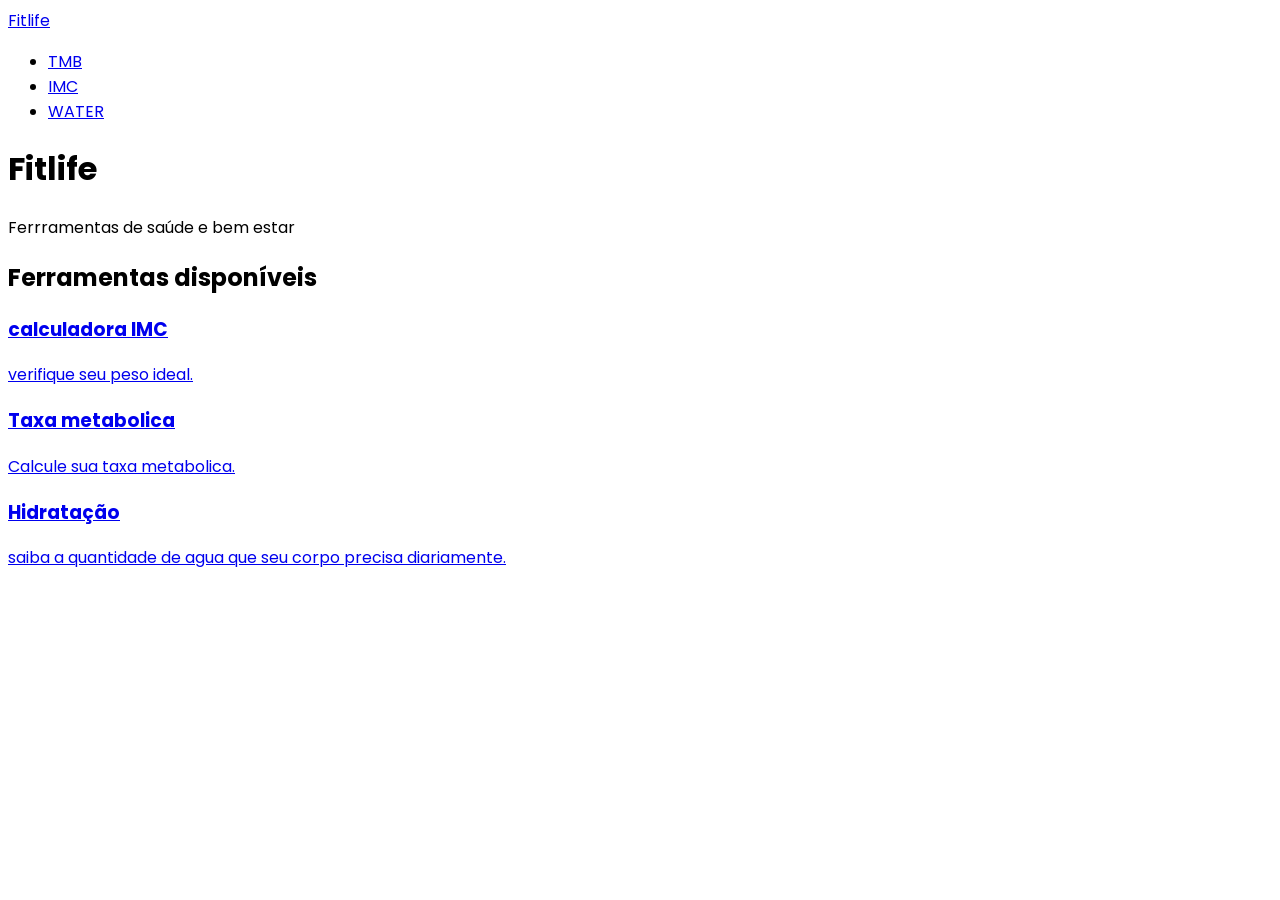
<file: index.html>
<!DOCTYPE html>
<html lang="pt-br">
<head>
    <meta charset="UTF-8">
    <meta name="viewport" 
    content="width=device-width, initial-scale=1.0">
    <link rel="preconnect" href="https://fonts.googleapis.com">
    <link rel="preconnect" href="https://fonts.gstatic.com" crossorigin>
    <link href="https://fonts.googleapis.com/css2?family=Poppins:ital,wght@0,100;0,200;0,300;0,400;0,500;0,600;0,700;0,800;0,900;1,100;1,200;1,300;1,400;1,500;1,600;1,700;1,800;1,900&display=swap" rel="stylesheet">

    <title>Fitlife</title>
</head>
<body style="font-family: poppins">  
    <nav>

        <a href="index.html">Fitlife</a>

        <ul>
            <li><a href="pages/tmb.html">TMB</a></li>
            <li><a href="pages/imc.html">IMC</a></li>
            <li><a href="pages/water.html">WATER</a></li>
            
        </ul>

    </nav>

    <header>
    
    <h1>Fitlife</h1>
    <p>Ferrramentas de saúde e bem estar</p>

    </header>


    <main>

        

        <section>
            <h2>Ferramentas disponíveis</h2>

            <a href="pages/imc.html">
                <h3>calculadora IMC</h3>
                <p>verifique seu peso ideal.</p>
            </a>

            <a href="pages/tmb.html"> 

                <h3>Taxa metabolica</h3>
                <p>Calcule sua taxa metabolica.</p>
            </a>

            <a href="pages/water.html">

                <h3>Hidratação</h3>
                <p>saiba a quantidade de agua que seu corpo precisa diariamente.</p>
            </a>

        </section>

    </main>
    
</body>

</html>
</file>
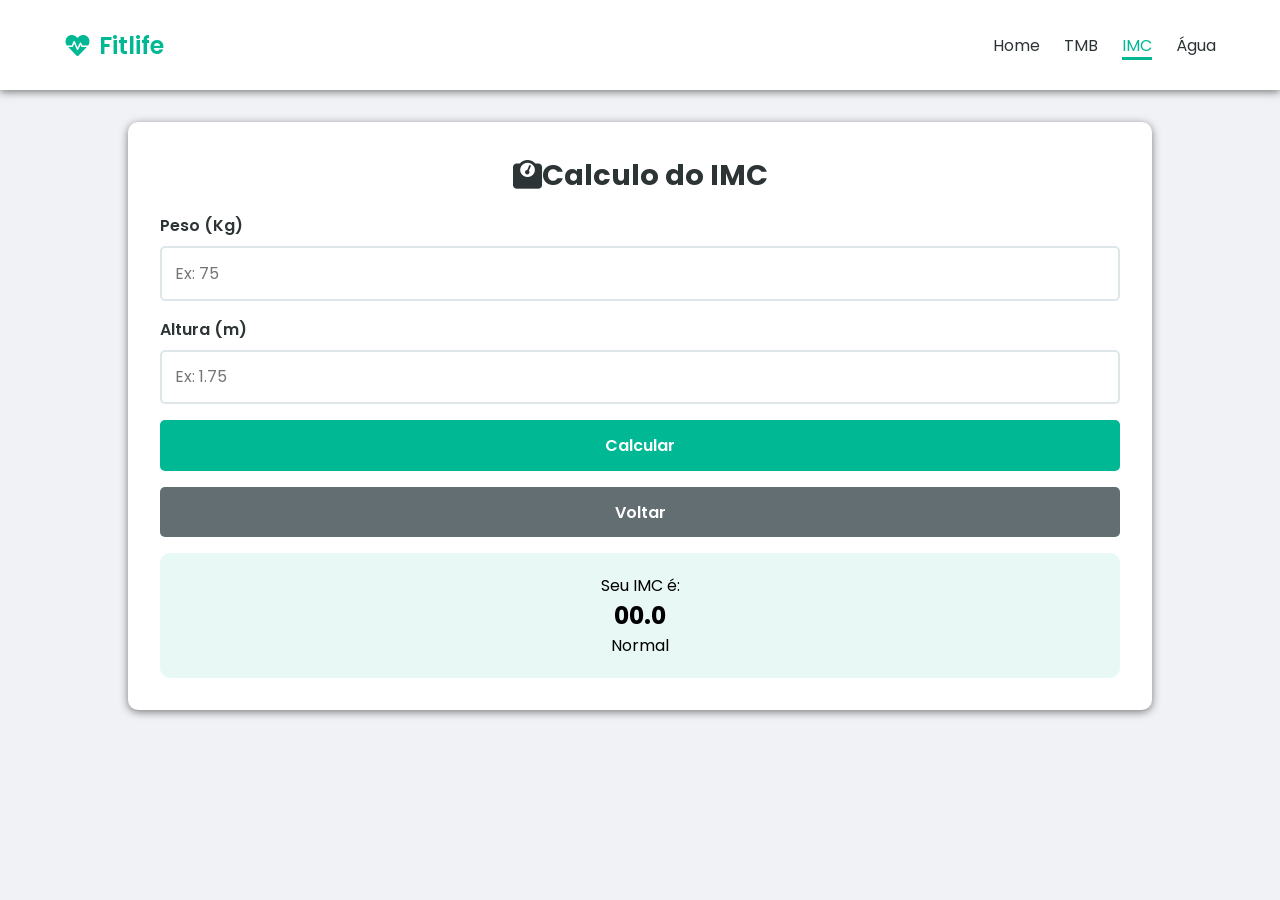
<file: pages/imc.html>
<!DOCTYPE html>
<html lang="pt-br">

<head>
    <meta charset="UTF-8">
    <meta name="viewport" content="width=device-width, initial-scale=1.0">
    <title>Fitlife | IMC</title>
    <link rel="preconnect" href="https://fonts.googleapis.com">
    <link rel="preconnect" href="https://fonts.gstatic.com" crossorigin>
    <link
        href="https://fonts.googleapis.com/css2?family=Poppins:ital,wght@0,100;0,200;0,300;0,400;0,500;0,600;0,700;0,800;0,900;1,100;1,200;1,300;1,400;1,500;1,600;1,700;1,800;1,900&display=swap"
        rel="stylesheet">
    <link rel="stylesheet" href="../css/style.css">
    <link rel="stylesheet" href="https://cdnjs.cloudflare.com/ajax/libs/font-awesome/6.0.0/css/all.min.css" />
</head>
<title>FitLife | IMC</title>
<body>

    <nav>
        <a class="logo" href="../index.html"><i class="fas fa-heartbeat"></i>Fitlife</a>

        <ul class="nav-links">
            <li><a class="nav-link" href="../index.html">Home</a></li>
            <li><a class="nav-link" href="tmb.html">TMB</a></li>
            <li><a class="nav-link" id="nav-active" href="imc.html">IMC</a></li>
            <li><a class="nav-link" href="water.html">Água</a></li>
        </ul>
    </nav>

    <main>
        <section class="tool-container">
            <div class="tool-container-title">
            <h2><i class="fas fa-weight"></i>Calculo do IMC</h2>
            </div>
            <form>
                <div class="form-group">
                    <label for="weight">Peso (Kg)</label>
                    <input type="text" id="weight" placeholder = "Ex: 75" required>
                </div>

                <div class="form-group">
                    <label for="height">Altura (m)</label>
                    <input type="number" id="height" placeholder = "Ex: 1.75" required step="any">
                </div>

                 <button
            type="submit"
            class="action-btn"
            onclick="calculateIMC(event)"
          >
            Calcular
          </button>
          <a href="../index.html" class="action-btn btn-back">Voltar</a>
        </form>

        <div id="result" class="result-box">
          <p>Seu IMC é:</p>
          <h1 id="imc-value">00.0</h1>
          <p id="imc-desc">Normal</p>
        </div>
      </section>
    </main>

    <script src="../js/imc.js"></script>
</body>

</html>
</file>
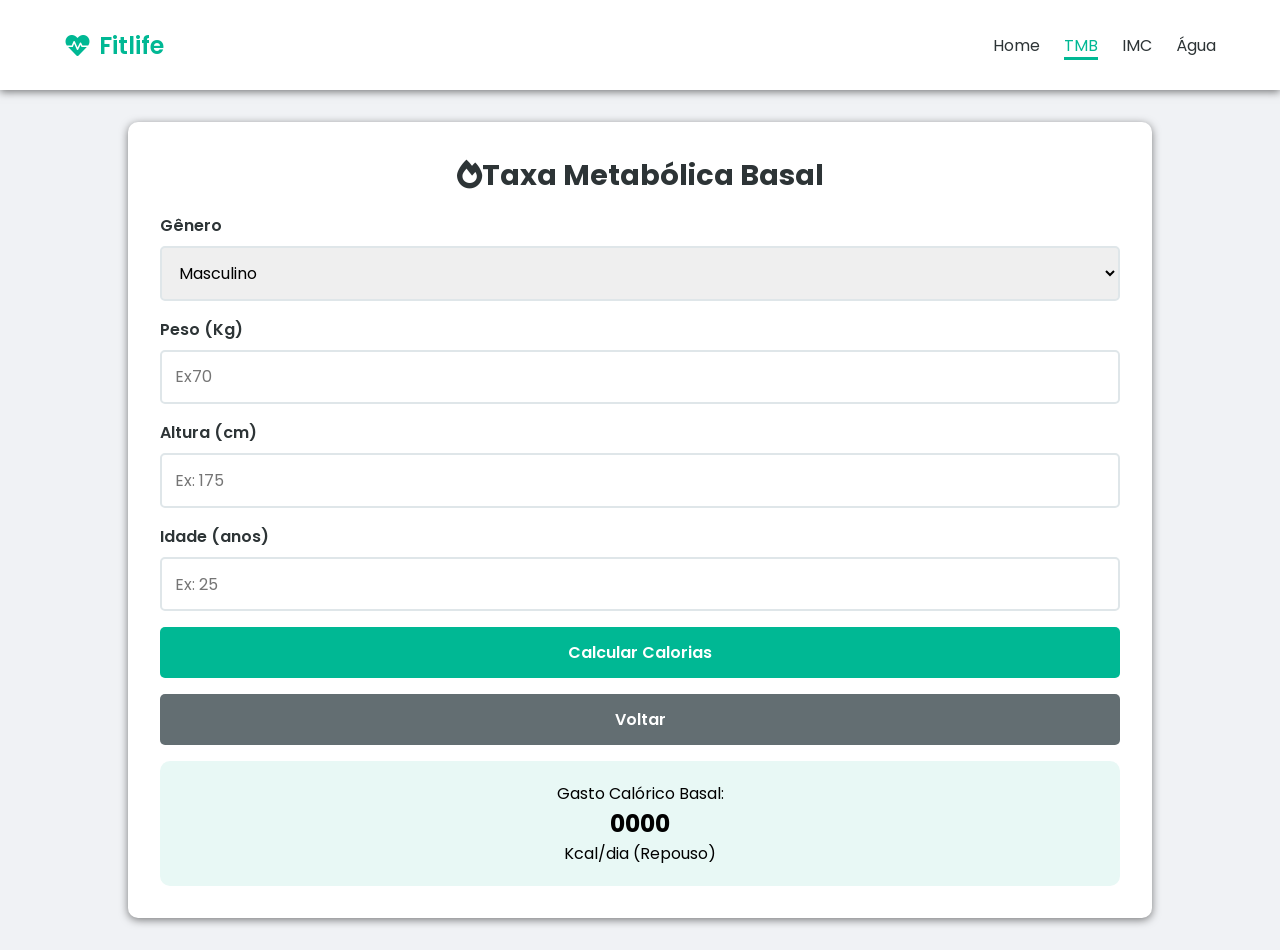
<file: pages/tmb.html>
<!DOCTYPE html>
<html lang="pt-br">

<head>
    <meta charset="UTF-8">
    <meta name="viewport" content="width=device-width, initial-scale=1.0">
    <title>Fitlife | TMB</title>
    <link rel="preconnect" href="https://fonts.googleapis.com">
    <link rel="preconnect" href="https://fonts.gstatic.com" crossorigin>

    <link
        href="https://fonts.googleapis.com/css2?family=Poppins:ital,wght@0,100;0,200;0,300;0,400;0,500;0,600;0,700;0,800;0,900;1,100;1,200;1,300;1,400;1,500;1,600;1,700;1,800;1,900&display=swap"
        rel="stylesheet">
    <link rel="stylesheet" href="../css/style.css">
    <link rel="stylesheet" href="https://cdnjs.cloudflare.com/ajax/libs/font-awesome/6.0.0/css/all.min.css" />
</head>
<title>FitLife | TMB</title>

<body>
    <nav>
        <a class="logo" href="../index.html"><i class="fas fa-heartbeat"></i>Fitlife</a>
        <ul class="nav-links">
            <li><a class="nav-link" href="../index.html">Home</a></li>
            <li><a class="nav-link" id="nav-active" href="tmb.html">TMB</a></li>
            <li><a class="nav-link" href="imc.html">IMC</a></li>
            <li><a class="nav-link" href="water.html">Água</a></li>
        </ul>
    </nav>

    <main>
        <section class="tool-container">
            <div class="tool-container-title">
                <h2><i class="fas fa-fire"></i>Taxa Metabólica Basal</h2>
            </div>

            <form>
                <div class="form-group">
                    <label for="gender">Gênero</label>
                    <select id="gender">
                        <option value="male">Masculino</option>
                        <option value="female">Feminino</option>
                    </select>
                </div>

                <div class="form-group">
                    <label for="weight">Peso (Kg)</label>
                    <input type="number" id="weight" placeholder="Ex70" required>
                </div>

                <div class="form-group">
                    <label for="height">Altura (cm)</label>
                    <input type="number" id="height" placeholder="Ex: 175" required>
                </div>

                <div class="form-group">
                    <label for="age">Idade (anos)</label>
                    <input type="number" id="age" placeholder="Ex: 25" required>
                </div>

          <button type="submit" class="action-btn" onclick="calculateTMB(event)">
            Calcular Calorias
          </button>
          <a href="../index.html" class="action-btn btn-back">Voltar</a>
        </form>

        <div id="result" class="result-box">
          <p>Gasto Calórico Basal:</p>
          <h1 id="tmb-value" class="text-primary">0000</h1>
          <p>Kcal/dia (Repouso)</p>
        </div>
      </section>
    </main>

    <script src="../js/tmb.js"></script>
    </main>
</body>

</html>
</file>
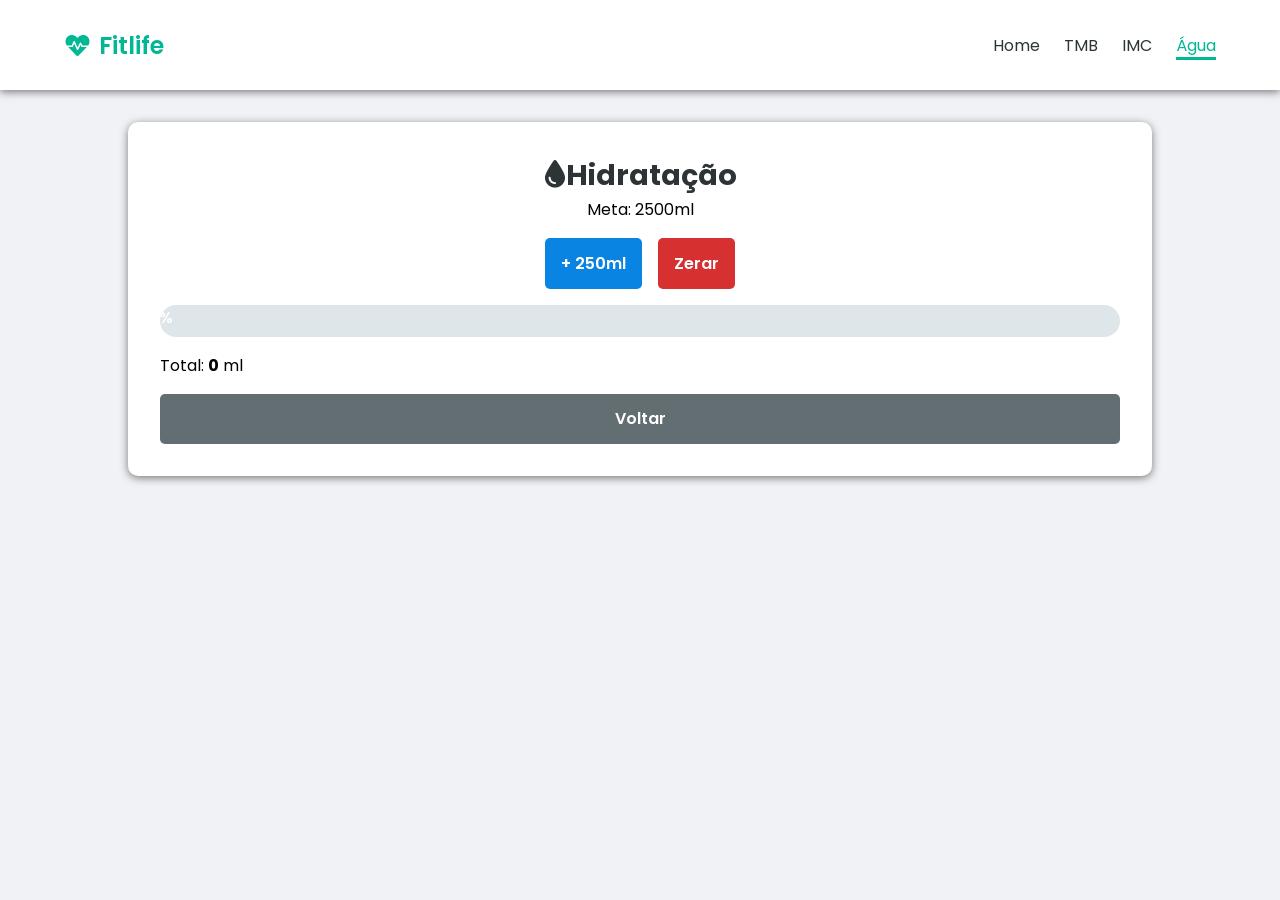
<file: pages/water.html>
<!DOCTYPE html>
<html lang="pt-br">
  <head>
    <meta charset="UTF-8" />
    <meta name="viewport" content="width=device-width, initial-scale=1.0">
    <title>Fitlife | ÁGUA</title>
    <link rel="preconnect" href="https://fonts.googleapis.com">
    <link rel="preconnect" href="https://fonts.gstatic.com" crossorigin>
    <link rel="stylesheet" href="../css/style.css">
    <link rel="stylesheet" href="../css/water.css">
    <link
      rel="stylesheet"
      href="https://cdnjs.cloudflare.com/ajax/libs/font-awesome/6.0.0/css/all.min.css"
    />
    <link
      href="https://fonts.googleapis.com/css2?family=Poppins:ital,wght@0,100;0,200;0,300;0,400;0,500;0,600;0,700;0,800;0,900;1,100;1,200;1,300;1,400;1,500;1,600;1,700;1,800;1,900&display=swap"
      rel="stylesheet"
    />
  </head>

  <body style="font-family: Poppins">
    <nav>
      <a class="logo" href="../index.html">
        <i class="fas fa-heartbeat"></i>Fitlife
      </a>

      <ul class="nav-links">
        <li><a class="nav-link" href="../index.html">Home</a></li>
        <li><a class="nav-link" href="tmb.html">TMB</a></li>
        <li><a class="nav-link" href="imc.html">IMC</a></li>
        <li><a class="nav-link" id="nav-active" href="water.html">Água</a></li>
      </ul>
    </nav>

    <main>
      <section class="tool-container">
        <div class="tool-container-title">
          <h2><i class="fas fa-tint"></i>Hidratação</h2>
          <p>Meta: 2500ml</p>
        </div>
        

         <div class="water-controls">
          <button class="action-btn btn-water-add" onclick="addWater(250)">
            + 250ml
          </button>
          <button class="action-btn btn-water-reset" onclick="resetWater()">
            Zerar
          </button>
        </div>

        <div class="progress-container">
          <div class="progress-bar" id="water-bar">0%</div>
        </div>

        <p>Total: <strong id="water-total">0</strong> ml</p>

        <a href="../index.html" class="action-btn btn-back">Voltar</a>
      </section>
    </main>

    <script src="../js/water.js"></script>
  </body>
</html>
</file>
<file: css/style.css>
:root {
  --primary-color: #00b894;
  --primary-dark: #019477;
  --secondary-color: #2d3436;
  --background-color: #f0f2f5;
  --card-color: #ffffff;
  --text-color: #333333;
  --muted-color: #636e72;
  --danger-color: #d63031;
  --water-color: #0984e3;
  --border-color: #dfe6e9;

  --shadow-md: box-shadow: 0px 2px 8px rgba(0, 0, 0, 0.5);
  --result-box: #e8f8f5;
}

*{
    margin: 0;
    padding: 0;
    box-sizing: border-box;
}

body{
    font-family: Poppins;
    background-color: var(--background-color);
}

nav{
    display: flex;
    justify-content: space-between;
    align-items: center;

    background-color: var(--card-color);
    padding: 0 5%;
    height: 10vh;
    box-shadow:0px 2px 8px rgba(0, 0, 0, 0.5);
}

.logo{
    display: flex;
    align-items: center;

    gap: 0.5rem;

    font-size: 1.5rem;
    color:var(--primary-color);
    text-decoration: none;
    font-weight: 600;
}

.nav-links{
    display: flex;
    list-style: none;
    gap: 1.5rem;
}
.nav-link{
    text-decoration: none;
    color: var(--secondary-color);
    font-size: 1rem;
}
.nav-link:hover{
    color:var(--primary-color);
}

#nav-active{
    border-bottom: 3px var(--primary-color) solid;
    color:var(--primary-color);
}

.header-container{
    text-align: center;
    padding: 2.5rem 0;
}

.header-container h1{
    font-size: 2.5rem;
}

.header-container span{
    color:var(--primary-color);
}

main {
    width: 80%;
    margin: 0 auto;

    padding: 2rem 0;
}

.cards-section{
    text-align: center;
    

    display: flex;
    justify-content: center;
    flex-wrap: wrap;
    gap: 1.5rem;
}

.feature-card{
    background-color: var(--card-color);
    color: var(--text-color);
    padding: 1.5rem;
    border-radius: 10px;
    text-align: center;
    text-decoration: none;
    box-shadow: 0px 2px 8px rgba(0, 0, 0, 0.5);
    width: 15rem;
}

.feature-card:hover{
    border: 2px solid var(--primary-color);
}

.feature-card i{
    font-size: 2rem;
    color:var(--primary-color);
    margin-bottom: 1rem;
}
.tool-container{
    display: flex;
    flex-direction: column;
    gap: 1rem;

    width: 100%;
    padding: 2rem;

    background-color: var(--card-color);
    border-radius: 10px;
    box-shadow: 0px 2px 8px rgba(0, 0, 0, 0.5);

}
.tool-container-title{
    text-align: center;
}
.tool-container-title h2{
    color: var(--secondary-color);
    font-size: 1.8rem;
}
.tool-container form{
    display: flex;
    flex-direction: column;
    gap: 1rem;
}
.form-group{
    display: flex;
    flex-direction: column;
    gap: 0.5rem;
}
.form-group label{
    font-weight: 600;
    color: var(--secondary-color);
}

.form-group input, .form-group select{
    padding: 0.8rem;
    border: 2px solid var(--border-color);
    border-radius: 5px;
    font-size: 1rem;
    font-family: inherit;
}
.form-group input:focus, .form-group select:focus{
    outline: none;
    border-color: var(--primary-color);
}

.action-btn{
    padding: 0.8rem 1rem;
    background-color: var(--primary-color);
    color: var(--card-color);
    border: none;
    border-radius: 5px;
    font-size: 1rem;
    font-weight: 600;
    font-family: inherit;
    cursor: pointer;
    text-decoration: none;
    text-align: center;
    transition: 0.3s;
}
.action-btn:hover{
    background-color: var(--primary-dark);
}
.btn-back{
    background-color: var(--muted-color);
}
.btn-back:hover{
    background-color: var(--secondary-color);
}

.result-box{
    background-color: var(--result-box);
    padding: 1.25rem;
    border-radius: 10px;
    text-align: center;

}

@media(max-width: 480px) {
    nav{
        flex-direction: column;
        justify-content: center;
        height: 12vh;
    }
    .logo{
        font-size: 1.2rem;
    }
    .nav-links{
        gap: 0.5rem;
    }
}
</file>
<file: css/water.css>
.water-controls{
    display: flex;
    justify-content: center;
    align-items: center;

    flex-wrap: wrap;
    gap: 1rem;
}
.btn-water-add{
    background-color: var(--water-color);
}
.btn-water-add:hover{
    background-color: #076ebc;
}

.btn-water-reset{
    background-color: var(--danger-color);
}

.btn-water-reset:hover{
    background-color: #b71c1c;
}

.progress-container{
    width: 100%;
    height: 2rem;
    background-color: var(--border-color);
    border-radius: 2rem;
}

.progress-bar{
    display: flex;
    justify-content: center;

    width: 0%;
    height: 100%;
    background-color: var(--water-color);
    color: var(--card-color);
    font-weight: 600;
}
</file>
